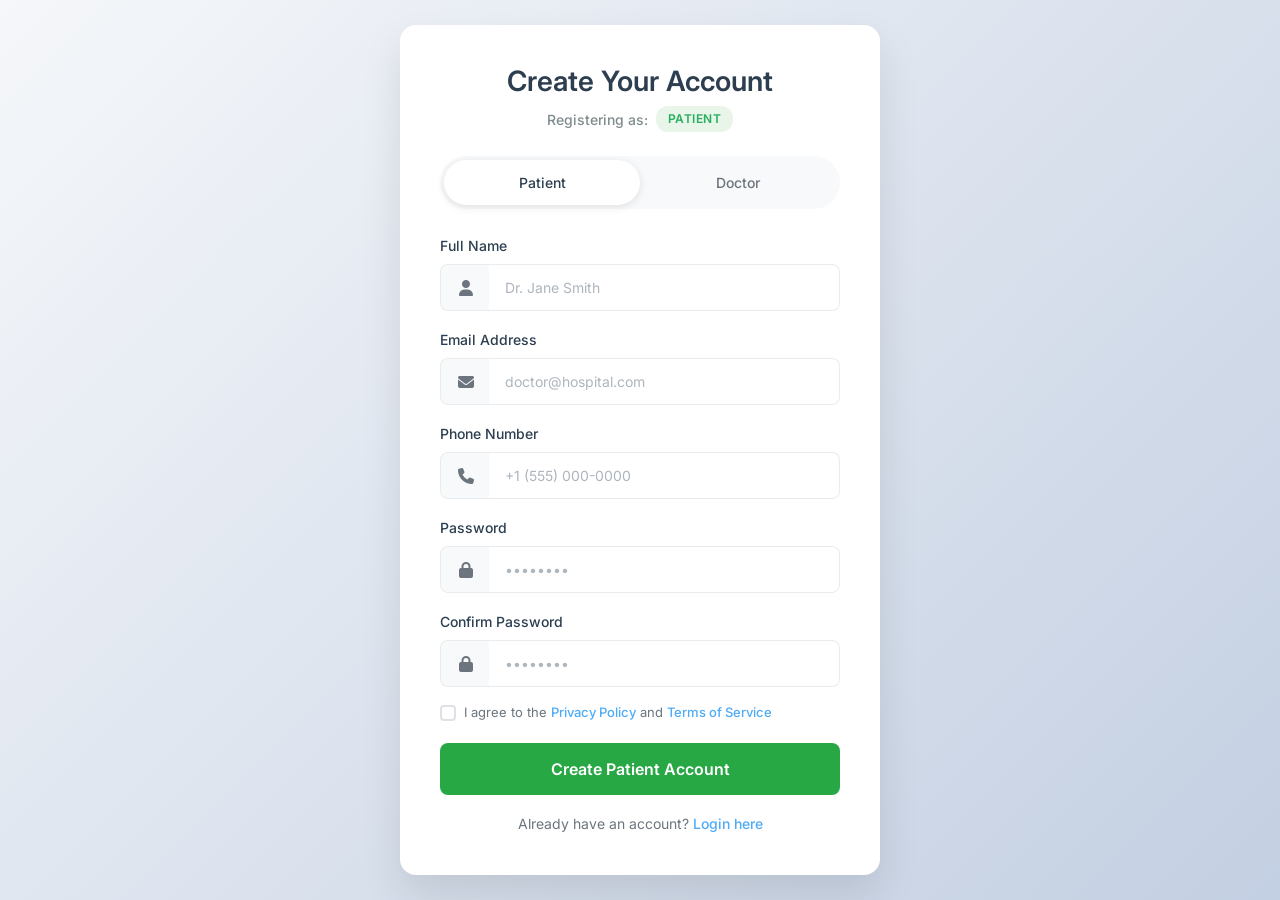
<file: Frontend/templates/index.html>
<!DOCTYPE html>
<html lang="en">
<head>
<meta charset="UTF-8">
<meta name="viewport" content="width=device-width, initial-scale=1.0">
<title>Secure Health Record System - Register</title>

<!-- Bootstrap CSS -->
<link href="https://cdn.jsdelivr.net/npm/bootstrap@5.3.2/dist/css/bootstrap.min.css" rel="stylesheet">
<link rel="stylesheet" href="https://cdnjs.cloudflare.com/ajax/libs/font-awesome/6.4.0/css/all.min.css">
<link href="https://fonts.googleapis.com/css2?family=Inter:wght@300;400;500;600;700&display=swap" rel="stylesheet">
<link rel="stylesheet" href="../assets/style.css">

<!-- Google reCAPTCHA -->
<script src="https://www.google.com/recaptcha/api.js" async defer></script>
</head>
<body>
<div class="container-fluid">
    <div class="row min-vh-100">
        <div class="col-12 d-flex align-items-center justify-content-center">
            <div class="registration-card">
                <div class="text-center mb-4">
                    <h2 class="registration-title">Create Your Account</h2>
                    <div class="registration-type">
                        <span class="type-label">Registering as:</span>
                        <span id="current-type" class="type-badge patient-type">Patient</span>
                    </div>
                </div>

                <div class="user-type-toggle mb-4 d-flex justify-content-center">
                    <button type="button" id="patient-btn" class="toggle-btn active">Patient</button>
                    <button type="button" id="doctor-btn" class="toggle-btn">Doctor</button>
                </div>

                <form id="registration-form">

                    <div class="form-group mb-3">
                        <label for="fullName" class="form-label">Full Name</label>
                        <div class="input-group">
                            <span class="input-group-text"><i class="fas fa-user"></i></span>
                            <input type="text" class="form-control" id="fullName" placeholder="Dr. Jane Smith" required>
                        </div>
                    </div>

                    <div class="form-group mb-3">
                        <label for="email" class="form-label">Email Address</label>
                        <div class="input-group">
                            <span class="input-group-text"><i class="fas fa-envelope"></i></span>
                            <input type="email" class="form-control" id="email" placeholder="doctor@hospital.com" required>
                        </div>
                    </div>

                    <div class="form-group mb-3">
                        <label for="phone" class="form-label">Phone Number</label>
                        <div class="input-group">
                            <span class="input-group-text"><i class="fas fa-phone"></i></span>
                            <input type="tel" class="form-control" id="phone" placeholder="+1 (555) 000-0000" required>
                        </div>
                    </div>

                    <div class="form-group mb-3">
                        <label for="password" class="form-label">Password</label>
                        <div class="input-group">
                            <span class="input-group-text"><i class="fas fa-lock"></i></span>
                            <input type="password" class="form-control" id="password" placeholder="••••••••" required>
                        </div>
                    </div>

                    <div class="form-group mb-3">
                        <label for="confirmPassword" class="form-label">Confirm Password</label>
                        <div class="input-group">
                            <span class="input-group-text"><i class="fas fa-lock"></i></span>
                            <input type="password" class="form-control" id="confirmPassword" placeholder="••••••••" required>
                        </div>
                    </div>

                    <!-- Google reCAPTCHA -->
                    <!-- <div class="mb-3">
                        <div class="g-recaptcha" data-sitekey="6LcMaQ0sAAAAAJKr81WPuTSZzJ4qRG8VKxBNE66K"></div>
                    </div> -->

                    <div class="form-check mb-3">
                        <input class="form-check-input" type="checkbox" id="terms" required>
                        <label class="form-check-label" for="terms">
                            I agree to the <a href="#" class="terms-link">Privacy Policy</a> and 
                            <a href="#" class="terms-link">Terms of Service</a>
                        </label>
                    </div>

                    <div id="admin-notice" class="admin-notice mb-3" style="display: none;">
                        <i class="fas fa-info-circle"></i>
                        Doctor registrations require admin approval before access is granted.
                    </div>

                    <button type="submit" class="btn-submit w-100 mb-3" id="submit-btn">Create Patient Account</button>

                    <div class="text-center">
                        <span class="login-text">
                            Already have an account? 
                            <a href="/login" class="login-link">Login here</a>
                        </span>
                    </div>
                </form>
            </div>
        </div>
    </div>
</div>

<script src="https://cdn.jsdelivr.net/npm/bootstrap@5.3.2/dist/js/bootstrap.bundle.min.js"></script>
<script src="../assets/script.js"></script>
</body>
</html>
</file>
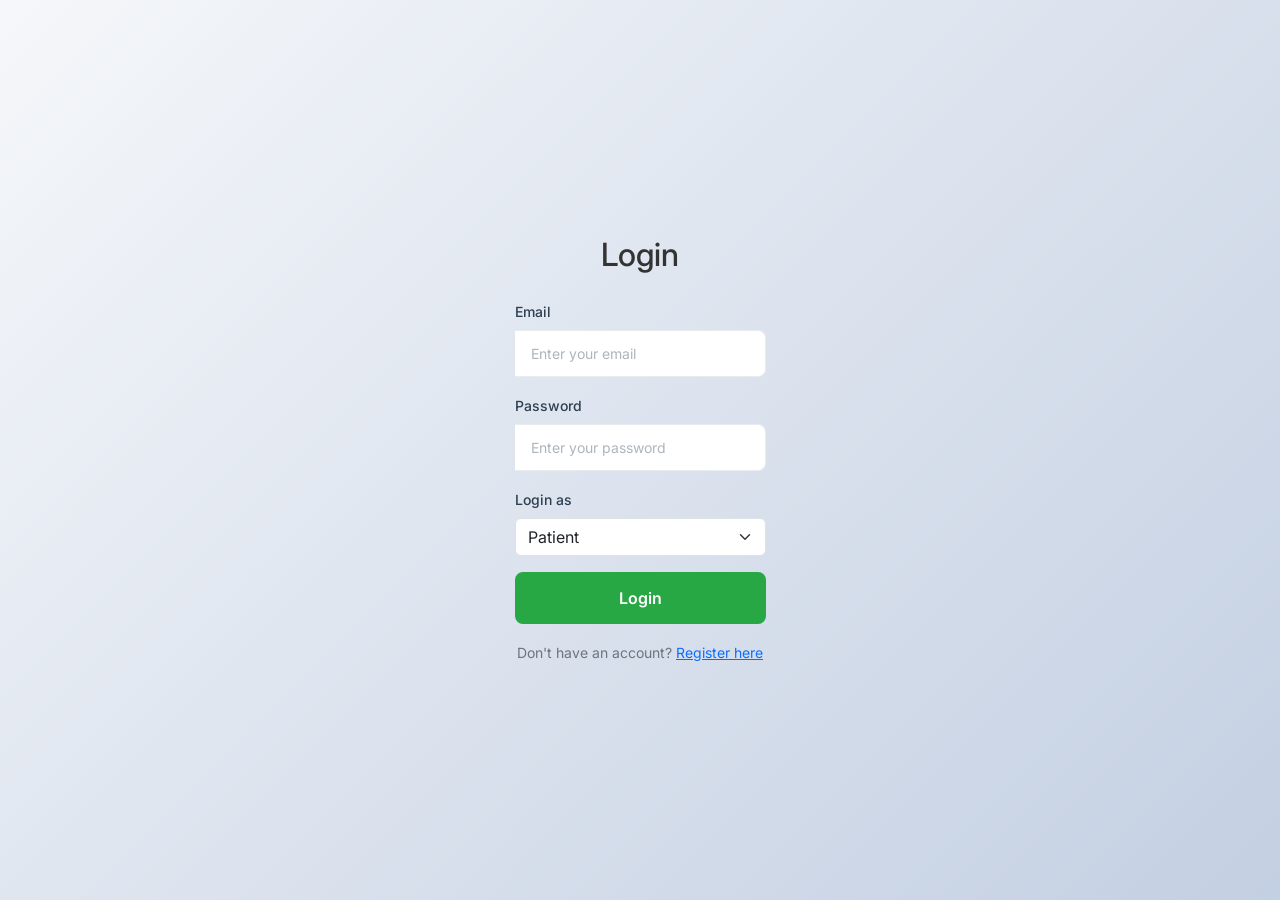
<file: Frontend/templates/login.html>
<!DOCTYPE html>
<html lang="en">
<head>
<meta charset="UTF-8">
<meta name="viewport" content="width=device-width, initial-scale=1.0">
<title>Secure Health Record System - Login</title>

<link href="https://cdn.jsdelivr.net/npm/bootstrap@5.3.2/dist/css/bootstrap.min.css" rel="stylesheet">
<link rel="stylesheet" href="https://cdnjs.cloudflare.com/ajax/libs/font-awesome/6.4.0/css/all.min.css">
<link href="https://fonts.googleapis.com/css2?family=Inter:wght@300;400;500;600;700&display=swap" rel="stylesheet">
<link rel="stylesheet" href="../assets/style.css">

<script src="https://www.google.com/recaptcha/api.js" async defer></script>
</head>
<body>
<div class="container-fluid">
    <div class="row min-vh-100">
        <div class="col-12 d-flex align-items-center justify-content-center">
            <div class="login-card">
                <div class="text-center mb-4">
                    <h2 class="login-title">Login</h2>
                </div>

                <form id="login-form">
                    <div class="form-group mb-3">
                        <label for="email" class="form-label">Email</label>
                        <input type="email" class="form-control" id="email" placeholder="Enter your email" required>
                    </div>

                    <div class="form-group mb-3">
                        <label for="password" class="form-label">Password</label>
                        <input type="password" class="form-control" id="password" placeholder="Enter your password" required>
                    </div>

                    <div class="form-group mb-3">
                        <label for="role-select" class="form-label">Login as</label>
                        <select class="form-select" id="role-select" required>
                            <option value="patient">Patient</option>
                            <option value="doctor">Doctor</option>
                            <option value="admin">Admin</option>
                        </select>
                    </div>

                    <!-- Google reCAPTCHA
                    <div class="mb-3">
                        <div class="g-recaptcha" data-sitekey="6LcMaQ0sAAAAAJKr81WPuTSZzJ4qRG8VKxBNE66K"></div>
                    </div> -->

                    <button type="submit" class="btn-submit w-100 mb-3">Login</button>
                    <div class="text-center">
                        <span class="login-text">
                            Don't have an account? <a href="/register" class="register-link">Register here</a>
                        </span>
                    </div>
                </form>
            </div>
        </div>
    </div>
</div>

<script src="https://cdn.jsdelivr.net/npm/bootstrap@5.3.2/dist/js/bootstrap.bundle.min.js"></script>
<script src="../assets/script.js"></script>
</body>
</html>
</file>
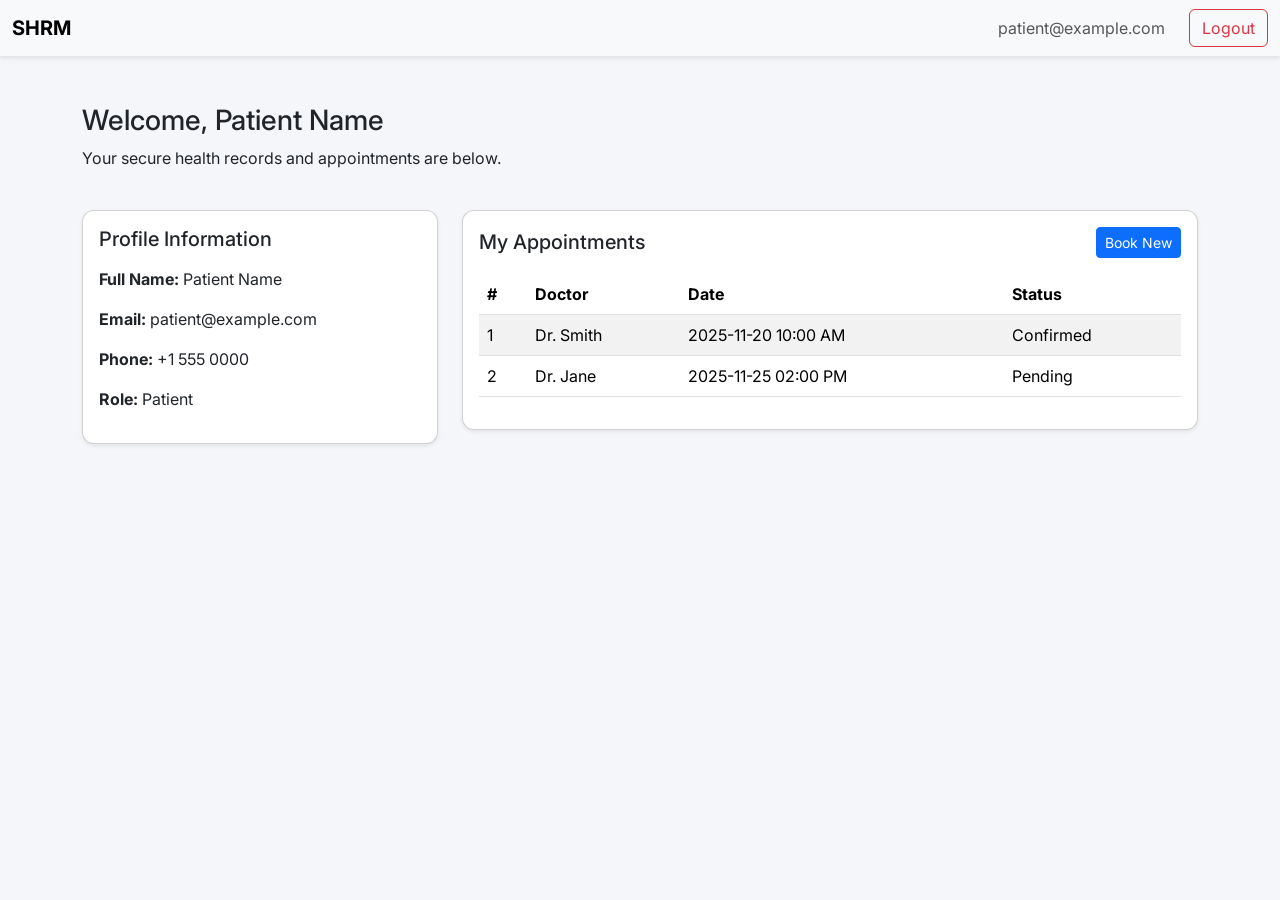
<file: Frontend/templates/patientDashboard.html>
<!DOCTYPE html>
<html lang="en">
<head>
    <meta charset="UTF-8">
    <meta name="viewport" content="width=device-width, initial-scale=1.0">
    <title>Patient Dashboard - SHRM</title>

    <!-- Bootstrap CSS -->
    <link href="https://cdn.jsdelivr.net/npm/bootstrap@5.3.2/dist/css/bootstrap.min.css" rel="stylesheet">

    <!-- Font Awesome -->
    <link rel="stylesheet" href="https://cdnjs.cloudflare.com/ajax/libs/font-awesome/6.4.0/css/all.min.css">

    <!-- Google Fonts -->
    <link href="https://fonts.googleapis.com/css2?family=Inter:wght@300;400;500;600;700&display=swap" rel="stylesheet">

    <!-- Custom CSS -->
    <style>
        body {
            font-family: 'Inter', sans-serif;
            background-color: #f5f6fa;
        }
        .navbar {
            box-shadow: 0 2px 5px rgba(0,0,0,0.1);
        }
        .card {
            border-radius: 12px;
        }
        #appointments-table th, #appointments-table td {
            vertical-align: middle;
        }
    </style>
</head>
<body>

<!-- Navbar -->
<nav class="navbar navbar-expand-lg navbar-light bg-light">
    <div class="container-fluid">
        <a class="navbar-brand fw-bold" href="#">SHRM</a>
        <button class="navbar-toggler" type="button" data-bs-toggle="collapse" data-bs-target="#navbarNav">
            <span class="navbar-toggler-icon"></span>
        </button>
        <div class="collapse navbar-collapse justify-content-end" id="navbarNav">
            <ul class="navbar-nav align-items-center">
                <li class="nav-item me-3">
                    <span class="nav-link" id="user-email">patient@example.com</span>
                </li>
                <li class="nav-item">
                    <button class="btn btn-outline-danger" id="logout-btn">Logout</button>
                </li>
            </ul>
        </div>
    </div>
</nav>

<!-- Dashboard Content -->
<div class="container mt-5">
    <div class="row mb-4">
        <div class="col-12">
            <h3>Welcome, <span id="user-name">Patient Name</span></h3>
            <p>Your secure health records and appointments are below.</p>
        </div>
    </div>

    <div class="row mb-4">
        <!-- Profile Card -->
        <div class="col-md-4 mb-3">
            <div class="card shadow-sm p-3">
                <h5 class="card-title mb-3">Profile Information</h5>
                <p><strong>Full Name:</strong> <span id="profile-name">Patient Name</span></p>
                <p><strong>Email:</strong> <span id="profile-email">patient@example.com</span></p>
                <p><strong>Phone:</strong> <span id="profile-phone">+1 555 0000</span></p>
                <p><strong>Role:</strong> <span id="profile-role">Patient</span></p>
            </div>
        </div>

        <!-- Appointments Table -->
        <div class="col-md-8 mb-3">
            <div class="card shadow-sm p-3">
                <div class="d-flex justify-content-between align-items-center mb-3">
                    <h5 class="card-title mb-0">My Appointments</h5>
                    <button class="btn btn-primary btn-sm" id="book-appointment-btn">Book New</button>
                </div>
                <table class="table table-striped" id="appointments-table">
                    <thead>
                        <tr>
                            <th>#</th>
                            <th>Doctor</th>
                            <th>Date</th>
                            <th>Status</th>
                        </tr>
                    </thead>
                    <tbody>
                        <tr>
                            <td>1</td>
                            <td>Dr. Smith</td>
                            <td>2025-11-20 10:00 AM</td>
                            <td>Confirmed</td>
                        </tr>
                        <tr>
                            <td>2</td>
                            <td>Dr. Jane</td>
                            <td>2025-11-25 02:00 PM</td>
                            <td>Pending</td>
                        </tr>
                        <!-- Add more rows as needed -->
                    </tbody>
                </table>
            </div>
        </div>
    </div>
</div>

<!-- Bootstrap JS -->
<script src="https://cdn.jsdelivr.net/npm/bootstrap@5.3.2/dist/js/bootstrap.bundle.min.js"></script>



</body>
</html>
</file>
<file: Frontend/assets/style.css>
/* Reset and Base Styles */
* {
    margin: 0;
    padding: 0;
    box-sizing: border-box;
}

body {
    font-family: 'Inter', -apple-system, BlinkMacSystemFont, 'Segoe UI', Roboto, sans-serif;
    background: linear-gradient(135deg, #f5f7fa 0%, #c3cfe2 100%);
    min-height: 100vh;
    color: #333;
}

/* Registration Card */
.registration-card {
    background: #ffffff;
    border-radius: 16px;
    box-shadow: 0 20px 40px rgba(0, 0, 0, 0.1);
    padding: 40px;
    width: 100%;
    max-width: 480px;
    margin: 20px;
}

/* Header Styles */
.registration-title {
    font-size: 28px;
    font-weight: 600;
    color: #2c3e50;
    margin-bottom: 8px;
}

.registration-type {
    display: flex;
    align-items: center;
    justify-content: center;
    gap: 8px;
    margin-bottom: 20px;
}

.type-label {
    font-size: 14px;
    color: #7f8c8d;
    font-weight: 500;
}

.type-badge {
    padding: 4px 12px;
    border-radius: 12px;
    font-size: 12px;
    font-weight: 600;
    text-transform: uppercase;
    letter-spacing: 0.5px;
}

.patient-type {
    background: #e8f5e8;
    color: #27ae60;
}

.doctor-type {
    background: #e3f2fd;
    color: #2196f3;
}

/* User Type Toggle */
.user-type-toggle {
    display: flex;
    background: #f8f9fa;
    border-radius: 50px;
    padding: 4px;
    margin-bottom: 30px;
}

.toggle-btn {
    flex: 1;
    padding: 12px 20px;
    border: none;
    background: transparent;
    border-radius: 46px;
    font-weight: 500;
    font-size: 14px;
    color: #6c757d;
    cursor: pointer;
    transition: all 0.3s ease;
}

.toggle-btn.active {
    background: #ffffff;
    color: #2c3e50;
    box-shadow: 0 2px 8px rgba(0, 0, 0, 0.1);
}

.toggle-btn:hover:not(.active) {
    color: #495057;
}

/* Form Styles */
.form-group {
    margin-bottom: 20px;
}

.form-label {
    font-weight: 500;
    color: #2c3e50;
    margin-bottom: 8px;
    font-size: 14px;
}

.input-group {
    position: relative;
}

.input-group-text {
    background: #f8f9fa;
    border: 1px solid #e9ecef;
    border-right: none;
    border-radius: 8px 0 0 8px;
    padding: 12px 16px;
    color: #6c757d;
    width: 50px;
    display: flex;
    align-items: center;
    justify-content: center;
}

.form-control {
    border: 1px solid #e9ecef;
    border-left: none;
    border-radius: 0 8px 8px 0;
    padding: 12px 16px;
    font-size: 14px;
    background: #ffffff;
    transition: all 0.3s ease;
}

.form-control:focus {
    border-color: #4dabf7;
    box-shadow: 0 0 0 3px rgba(77, 171, 247, 0.1);
    outline: none;
}

.form-control::placeholder {
    color: #adb5bd;
    font-size: 14px;
}

/* CAPTCHA Styles */
.captcha-container {
    display: flex;
    align-items: center;
    gap: 12px;
    margin-bottom: 12px;
}

.captcha-box {
    border: 2px solid #e9ecef;
    border-radius: 8px;
    padding: 8px;
    background: #f8f9fa;
    flex: 1;
}

#captcha-canvas {
    display: block;
    width: 100%;
    height: 60px;
    background: linear-gradient(45deg, #e3f2fd, #f3e5f5);
    border-radius: 4px;
}

.refresh-btn {
    background: #6c757d;
    border: none;
    border-radius: 8px;
    padding: 12px;
    color: white;
    cursor: pointer;
    transition: all 0.3s ease;
    width: 44px;
    height: 44px;
    display: flex;
    align-items: center;
    justify-content: center;
}

.refresh-btn:hover {
    background: #5a6268;
    transform: rotate(180deg);
}

/* Checkbox Styles */
.form-check {
    display: flex;
    align-items: flex-start;
    gap: 8px;
}

.form-check-input {
    margin-top: 2px;
    border-radius: 4px;
    border: 2px solid #dee2e6;
}

.form-check-input:checked {
    background-color: #28a745;
    border-color: #28a745;
}

.form-check-label {
    font-size: 13px;
    color: #6c757d;
    line-height: 1.4;
}

.terms-link {
    color: #4dabf7;
    text-decoration: none;
    font-weight: 500;
}

.terms-link:hover {
    text-decoration: underline;
}

/* Admin Notice */
.admin-notice {
    background: #fff3cd;
    border: 1px solid #ffeaa7;
    border-radius: 8px;
    padding: 12px 16px;
    font-size: 13px;
    color: #856404;
    display: flex;
    align-items: center;
    gap: 8px;
}

.admin-notice i {
    color: #f39c12;
}

/* Submit Button */
.btn-submit {
    background: #28a745;
    border: none;
    border-radius: 8px;
    padding: 14px 24px;
    font-weight: 600;
    font-size: 16px;
    color: white;
    cursor: pointer;
    transition: all 0.3s ease;
    text-transform: none;
}

.btn-submit:hover {
    background: #218838;
    transform: translateY(-1px);
    box-shadow: 0 4px 12px rgba(40, 167, 69, 0.3);
}

.btn-submit:active {
    transform: translateY(0);
}

/* Login Link */
.login-text {
    font-size: 14px;
    color: #6c757d;
}

.login-link {
    color: #4dabf7;
    text-decoration: none;
    font-weight: 500;
}

.login-link:hover {
    text-decoration: underline;
}

/* Responsive Design */
@media (max-width: 576px) {
    .registration-card {
        margin: 10px;
        padding: 30px 20px;
    }
    
    .registration-title {
        font-size: 24px;
    }
    
    .captcha-container {
        flex-direction: column;
        align-items: stretch;
    }
    
    .refresh-btn {
        align-self: flex-end;
        width: 44px;
    }
}

/* Animation for smooth transitions */
.form-control, .toggle-btn, .btn-submit {
    transition: all 0.3s cubic-bezier(0.4, 0, 0.2, 1);
}

/* Focus states for accessibility */
.toggle-btn:focus,
.form-control:focus,
.btn-submit:focus,
.refresh-btn:focus {
    outline: 2px solid #4dabf7;
    outline-offset: 2px;
}

/* Loading state for submit button */
.btn-submit.loading {
    position: relative;
    color: transparent;
}

.btn-submit.loading::after {
    content: '';
    position: absolute;
    top: 50%;
    left: 50%;
    transform: translate(-50%, -50%);
    width: 20px;
    height: 20px;
    border: 2px solid transparent;
    border-top: 2px solid white;
    border-radius: 50%;
    animation: spin 1s linear infinite;
}

@keyframes spin {
    0% { transform: translate(-50%, -50%) rotate(0deg); }
    100% { transform: translate(-50%, -50%) rotate(360deg); }
}
</file>
